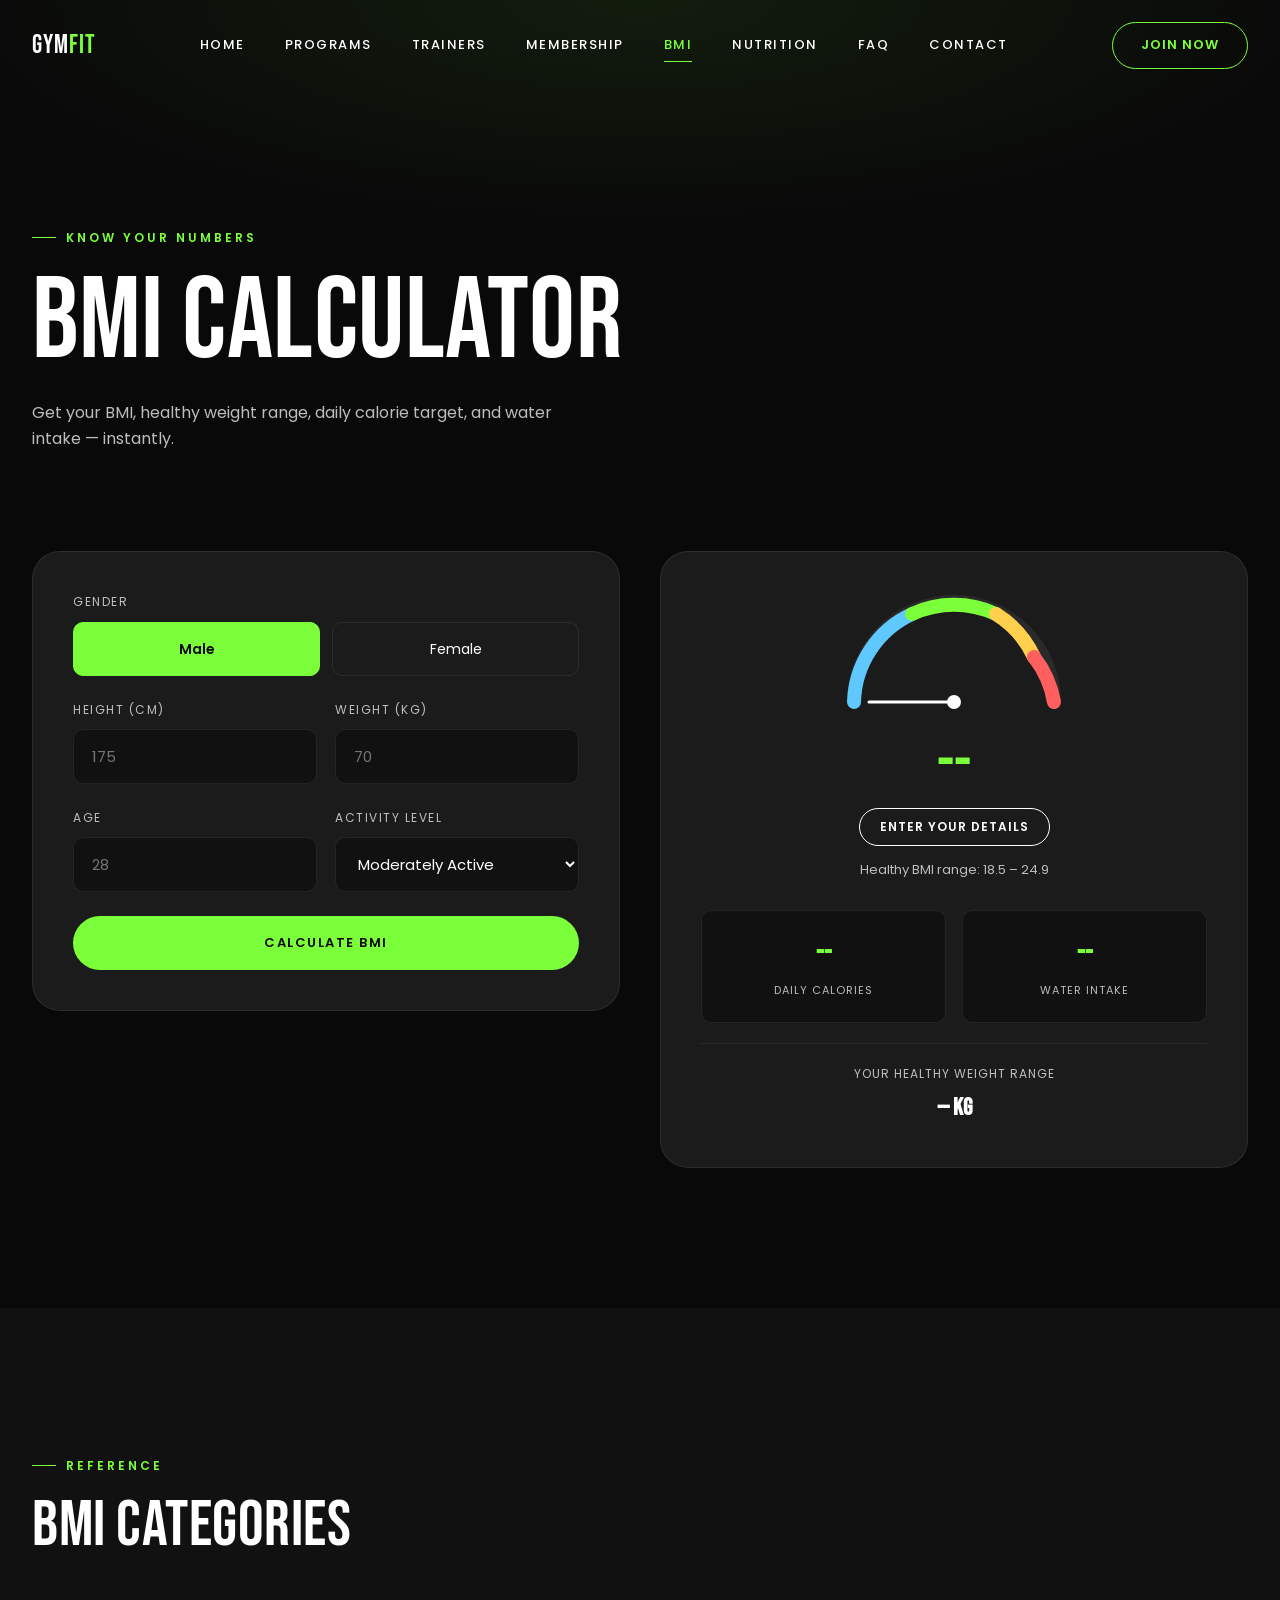
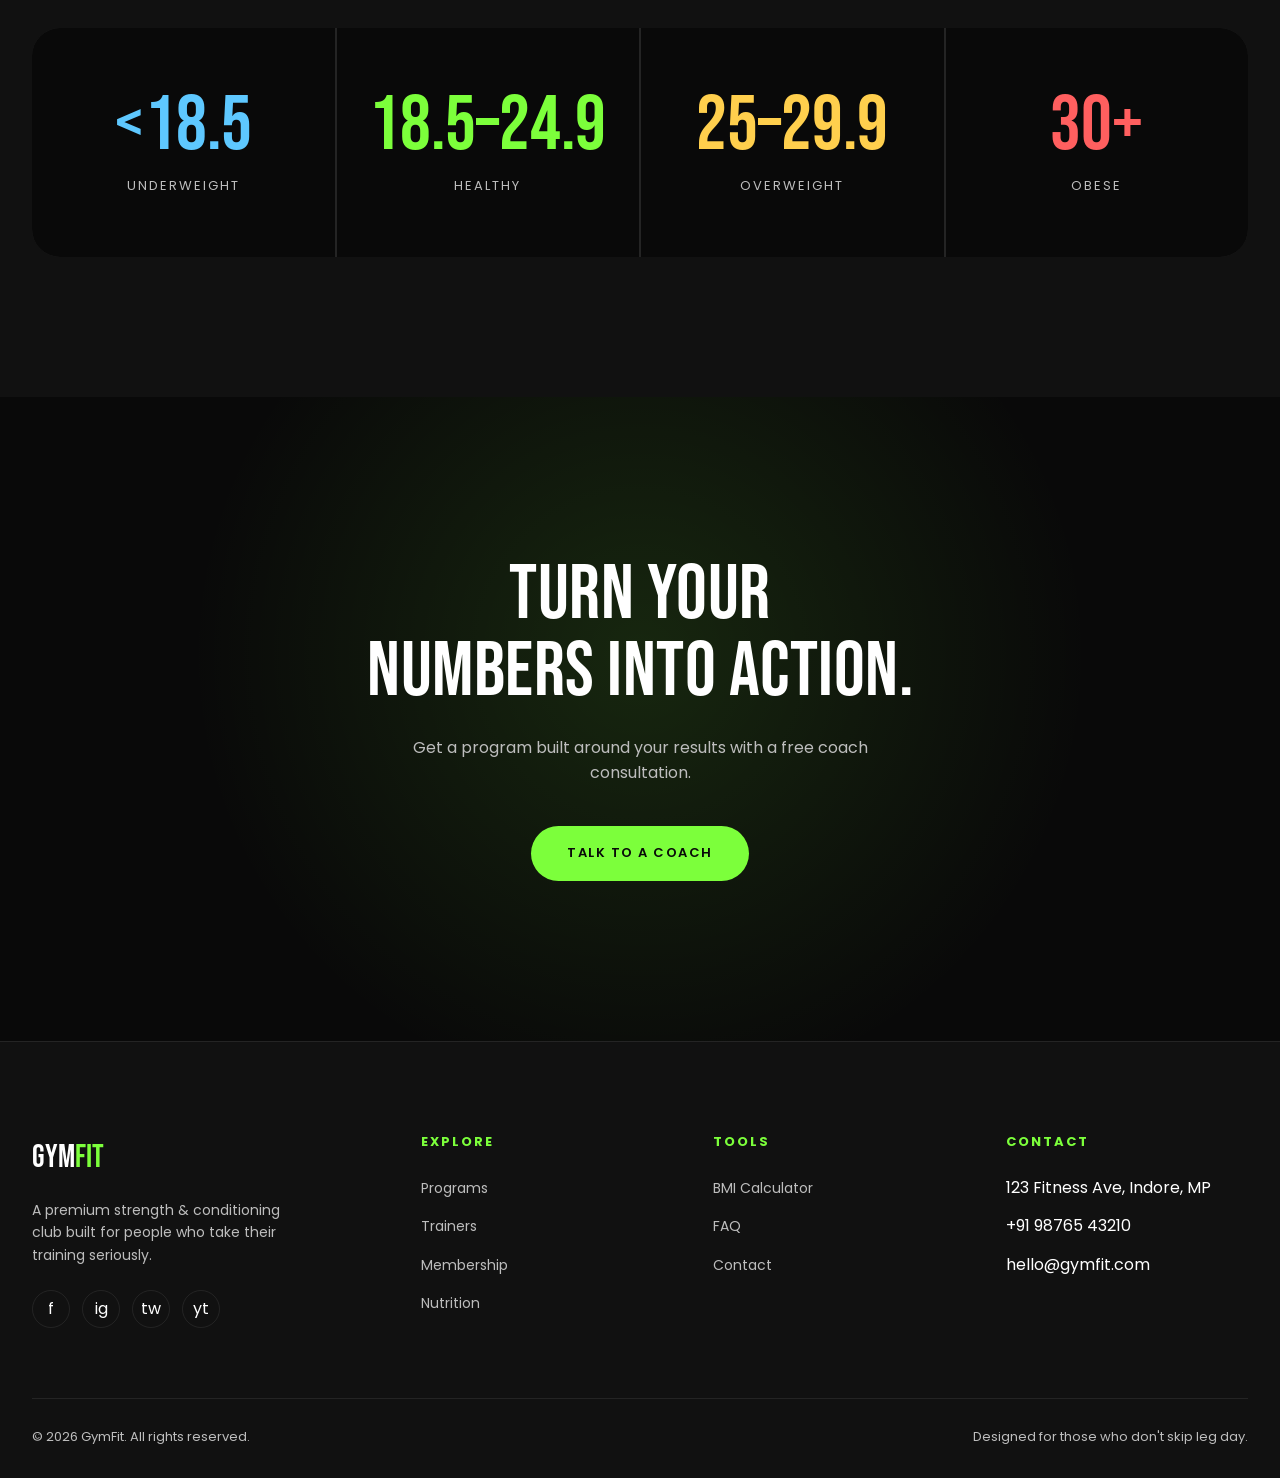
<file: bmi.html>
<!DOCTYPE html>
<html lang="en">
<head>
<meta charset="UTF-8">
<meta name="viewport" content="width=device-width, initial-scale=1.0">
<title>BMI Calculator | GymFit</title>
<link rel="stylesheet" href="css/style.css">
<link rel="stylesheet" href="css/responsive.css">
<style>
  .bmi-wrap{ display:grid; grid-template-columns:1fr 1fr; gap:40px; align-items:start; }
  .bmi-form-card{ background:var(--card); border:1px solid var(--border); border-radius:var(--radius-lg); padding:40px; }
  .form-group{ margin-bottom:24px; }
  .form-group label{ display:block; font-size:12px; letter-spacing:1.5px; text-transform:uppercase; color:var(--text-secondary); margin-bottom:10px; }
  .form-group input, .form-group select{
    width:100%; background:#111; border:1px solid var(--border); border-radius:var(--radius-sm);
    padding:15px 18px; color:var(--white); font-size:15px; transition:border-color .3s var(--ease);
  }
  .form-group input:focus, .form-group select:focus{ outline:none; border-color:var(--accent); }
  .gender-row{ display:flex; gap:12px; }
  .gender-opt{ flex:1; }
  .gender-opt input{ display:none; }
  .gender-opt label{
    display:flex; align-items:center; justify-content:center; padding:15px; border:1px solid var(--border);
    border-radius:var(--radius-sm); cursor:pointer; text-transform:none; letter-spacing:0; font-size:14px;
    margin:0; transition:all .3s var(--ease); color:var(--white);
  }
  .gender-opt input:checked + label{ background:var(--accent); color:#090909; border-color:var(--accent); font-weight:600; }
  .form-row-2{ display:grid; grid-template-columns:1fr 1fr; gap:18px; }

  .bmi-result-card{
    background:var(--card); border:1px solid var(--border); border-radius:var(--radius-lg); padding:40px;
    opacity:.4; transition:all .5s var(--ease); position:sticky; top:120px;
  }
  .bmi-result-card.show{ opacity:1; }
  .bmi-gauge{ position:relative; width:220px; height:120px; margin:0 auto 20px; }
  .bmi-gauge svg{ width:100%; height:100%; }
  .bmi-needle{ transform-origin:110px 110px; transition:transform 1s var(--ease); }
  .bmi-value-display{ text-align:center; }
  .bmi-value-display .num{ font-family:var(--font-head); font-size:64px; color:var(--accent); line-height:1; }
  .bmi-cat-badge{
    display:inline-block; margin-top:12px; padding:8px 20px; border-radius:100px; border:1px solid;
    font-size:12px; letter-spacing:1px; text-transform:uppercase; font-weight:600;
  }
  .bmi-range-note{ text-align:center; color:var(--text-secondary); font-size:13px; margin-top:14px; }
  .bmi-stats{ display:grid; grid-template-columns:1fr 1fr; gap:16px; margin-top:30px; }
  .bmi-stat{ background:#111; border:1px solid var(--border); border-radius:var(--radius-sm); padding:20px; text-align:center; }
  .bmi-stat b{ display:block; font-family:var(--font-head); font-size:28px; color:var(--accent); }
  .bmi-stat span{ color:var(--text-secondary); font-size:11px; letter-spacing:1px; text-transform:uppercase; }
  .bmi-healthy-range{ text-align:center; margin-top:20px; padding-top:20px; border-top:1px solid var(--border); }
  .bmi-healthy-range span{ color:var(--text-secondary); font-size:12px; letter-spacing:1px; text-transform:uppercase; display:block; margin-bottom:6px; }
  .bmi-healthy-range b{ font-family:var(--font-head); font-size:24px; color:var(--white); }

  .shake{ animation:shakeAnim .4s; }
  @keyframes shakeAnim{ 0%,100%{ transform:translateX(0); } 25%{ transform:translateX(-8px); } 75%{ transform:translateX(8px); } }

  @media (max-width:860px){ .bmi-wrap{ grid-template-columns:1fr; } .bmi-result-card{ position:static; } }
</style>
</head>
<body>
<div class="loader"><div class="loader-mark">GYMFIT</div><div class="loader-bar"></div></div>
<div class="scroll-progress"></div>

<header class="navbar">
  <div class="container nav-inner">
    <a href="index.html" class="logo">GYM<span>FIT</span></a>
    <nav class="nav-links">
      <a href="index.html">Home</a>
      <a href="programs.html">Programs</a>
      <a href="trainers.html">Trainers</a>
      <a href="membership.html">Membership</a>
      <a href="bmi.html">BMI</a>
      <a href="nutrition.html">Nutrition</a>
      <a href="faq.html">FAQ</a>
      <a href="contact.html">Contact</a>
    </nav>
    <a href="membership.html" class="nav-cta">Join Now</a>
    <div class="nav-toggle"><span></span><span></span><span></span></div>
  </div>
</header>

<section class="page-hero">
  <div class="container">
    <span class="eyebrow">Know Your Numbers</span>
    <h1>BMI Calculator</h1>
    <p>Get your BMI, healthy weight range, daily calorie target, and water intake — instantly.</p>
  </div>
</section>

<section class="section" style="padding-top:0;">
  <div class="container">
    <div class="bmi-wrap">
      <form id="bmi-form" class="bmi-form-card reveal">
        <div class="form-group">
          <label>Gender</label>
          <div class="gender-row">
            <div class="gender-opt">
              <input type="radio" id="male" name="gender" value="male" checked>
              <label for="male">Male</label>
            </div>
            <div class="gender-opt">
              <input type="radio" id="female" name="gender" value="female">
              <label for="female">Female</label>
            </div>
          </div>
        </div>
        <div class="form-row-2">
          <div class="form-group">
            <label>Height (cm)</label>
            <input type="number" id="height" placeholder="175" min="100" max="250" required>
          </div>
          <div class="form-group">
            <label>Weight (kg)</label>
            <input type="number" id="weight" placeholder="70" min="30" max="300" required>
          </div>
        </div>
        <div class="form-row-2">
          <div class="form-group">
            <label>Age</label>
            <input type="number" id="age" placeholder="28" min="10" max="100" required>
          </div>
          <div class="form-group">
            <label>Activity Level</label>
            <select id="activity">
              <option value="sedentary">Sedentary</option>
              <option value="light">Lightly Active</option>
              <option value="moderate" selected>Moderately Active</option>
              <option value="active">Very Active</option>
              <option value="athlete">Athlete</option>
            </select>
          </div>
        </div>
        <button type="submit" class="btn btn-primary" style="width:100%;">Calculate BMI</button>
      </form>

      <div id="bmi-result" class="bmi-result-card reveal">
        <div class="bmi-gauge">
          <svg viewBox="0 0 220 120">
            <path d="M 10 110 A 100 100 0 0 1 210 110" fill="none" stroke="#2a2a2a" stroke-width="14" stroke-linecap="round"/>
            <path d="M 10 110 A 100 100 0 0 1 68 22" fill="none" stroke="#5ec8ff" stroke-width="14" stroke-linecap="round"/>
            <path d="M 68 22 A 100 100 0 0 1 152 22" fill="none" stroke="#7CFF3B" stroke-width="14" stroke-linecap="round"/>
            <path d="M 152 22 A 100 100 0 0 1 190 65" fill="none" stroke="#ffcf4d" stroke-width="14" stroke-linecap="round"/>
            <path d="M 190 65 A 100 100 0 0 1 210 110" fill="none" stroke="#ff5f5f" stroke-width="14" stroke-linecap="round"/>
            <g id="bmi-needle" class="bmi-needle" style="transform:rotate(-90deg);">
              <line x1="110" y1="110" x2="110" y2="25" stroke="#ffffff" stroke-width="3" stroke-linecap="round"/>
              <circle cx="110" cy="110" r="7" fill="#ffffff"/>
            </g>
          </svg>
        </div>
        <div class="bmi-value-display">
          <div class="num" id="bmi-value">--</div>
          <div id="bmi-category" class="bmi-cat-badge">Enter your details</div>
          <div id="bmi-range" class="bmi-range-note">Healthy BMI range: 18.5 – 24.9</div>
        </div>
        <div class="bmi-stats">
          <div class="bmi-stat"><b id="bmi-calories">--</b><span>Daily Calories</span></div>
          <div class="bmi-stat"><b id="bmi-water">--</b><span>Water Intake</span></div>
        </div>
        <div class="bmi-healthy-range">
          <span>Your Healthy Weight Range</span>
          <b id="healthy-weight-range">-- kg</b>
        </div>
      </div>
    </div>
  </div>
</section>

<section class="section alt">
  <div class="container">
    <div class="section-head reveal"><div><span class="eyebrow">Reference</span><h2>BMI Categories</h2></div></div>
    <div class="counters reveal-stagger">
      <div class="counter-item"><div class="counter-num" style="color:#5ec8ff;">&lt;18.5</div><div class="counter-label">Underweight</div></div>
      <div class="counter-item"><div class="counter-num" style="color:#7CFF3B;">18.5–24.9</div><div class="counter-label">Healthy</div></div>
      <div class="counter-item"><div class="counter-num" style="color:#ffcf4d;">25–29.9</div><div class="counter-label">Overweight</div></div>
      <div class="counter-item"><div class="counter-num" style="color:#ff5f5f;">30+</div><div class="counter-label">Obese</div></div>
    </div>
  </div>
</section>

<section class="join-cta">
  <div class="container reveal">
    <h2 style="font-size:clamp(38px,6vw,80px);">TURN YOUR<br>NUMBERS INTO ACTION.</h2>
    <p>Get a program built around your results with a free coach consultation.</p>
    <a href="contact.html" class="btn btn-primary">Talk to a Coach</a>
  </div>
</section>

<footer class="footer">
  <div class="container">
    <div class="footer-grid">
      <div>
        <div class="footer-logo">GYM<span>FIT</span></div>
        <p class="footer-about">A premium strength & conditioning club built for people who take their training seriously.</p>
        <div class="footer-social"><a href="#">f</a><a href="#">ig</a><a href="#">tw</a><a href="#">yt</a></div>
      </div>
      <div class="footer-col"><h5>Explore</h5><ul><li><a href="programs.html">Programs</a></li><li><a href="trainers.html">Trainers</a></li><li><a href="membership.html">Membership</a></li><li><a href="nutrition.html">Nutrition</a></li></ul></div>
      <div class="footer-col"><h5>Tools</h5><ul><li><a href="bmi.html">BMI Calculator</a></li><li><a href="faq.html">FAQ</a></li><li><a href="contact.html">Contact</a></li></ul></div>
      <div class="footer-col"><h5>Contact</h5><ul><li>123 Fitness Ave, Indore, MP</li><li>+91 98765 43210</li><li>hello@gymfit.com</li></ul></div>
    </div>
    <div class="footer-bottom"><span>© 2026 GymFit. All rights reserved.</span><span>Designed for those who don't skip leg day.</span></div>
  </div>
</footer>

<div class="back-top">↑</div>
<script src="js/script.js"></script>
<script src="js/bmi.js"></script>
</body>
</html>
</file>
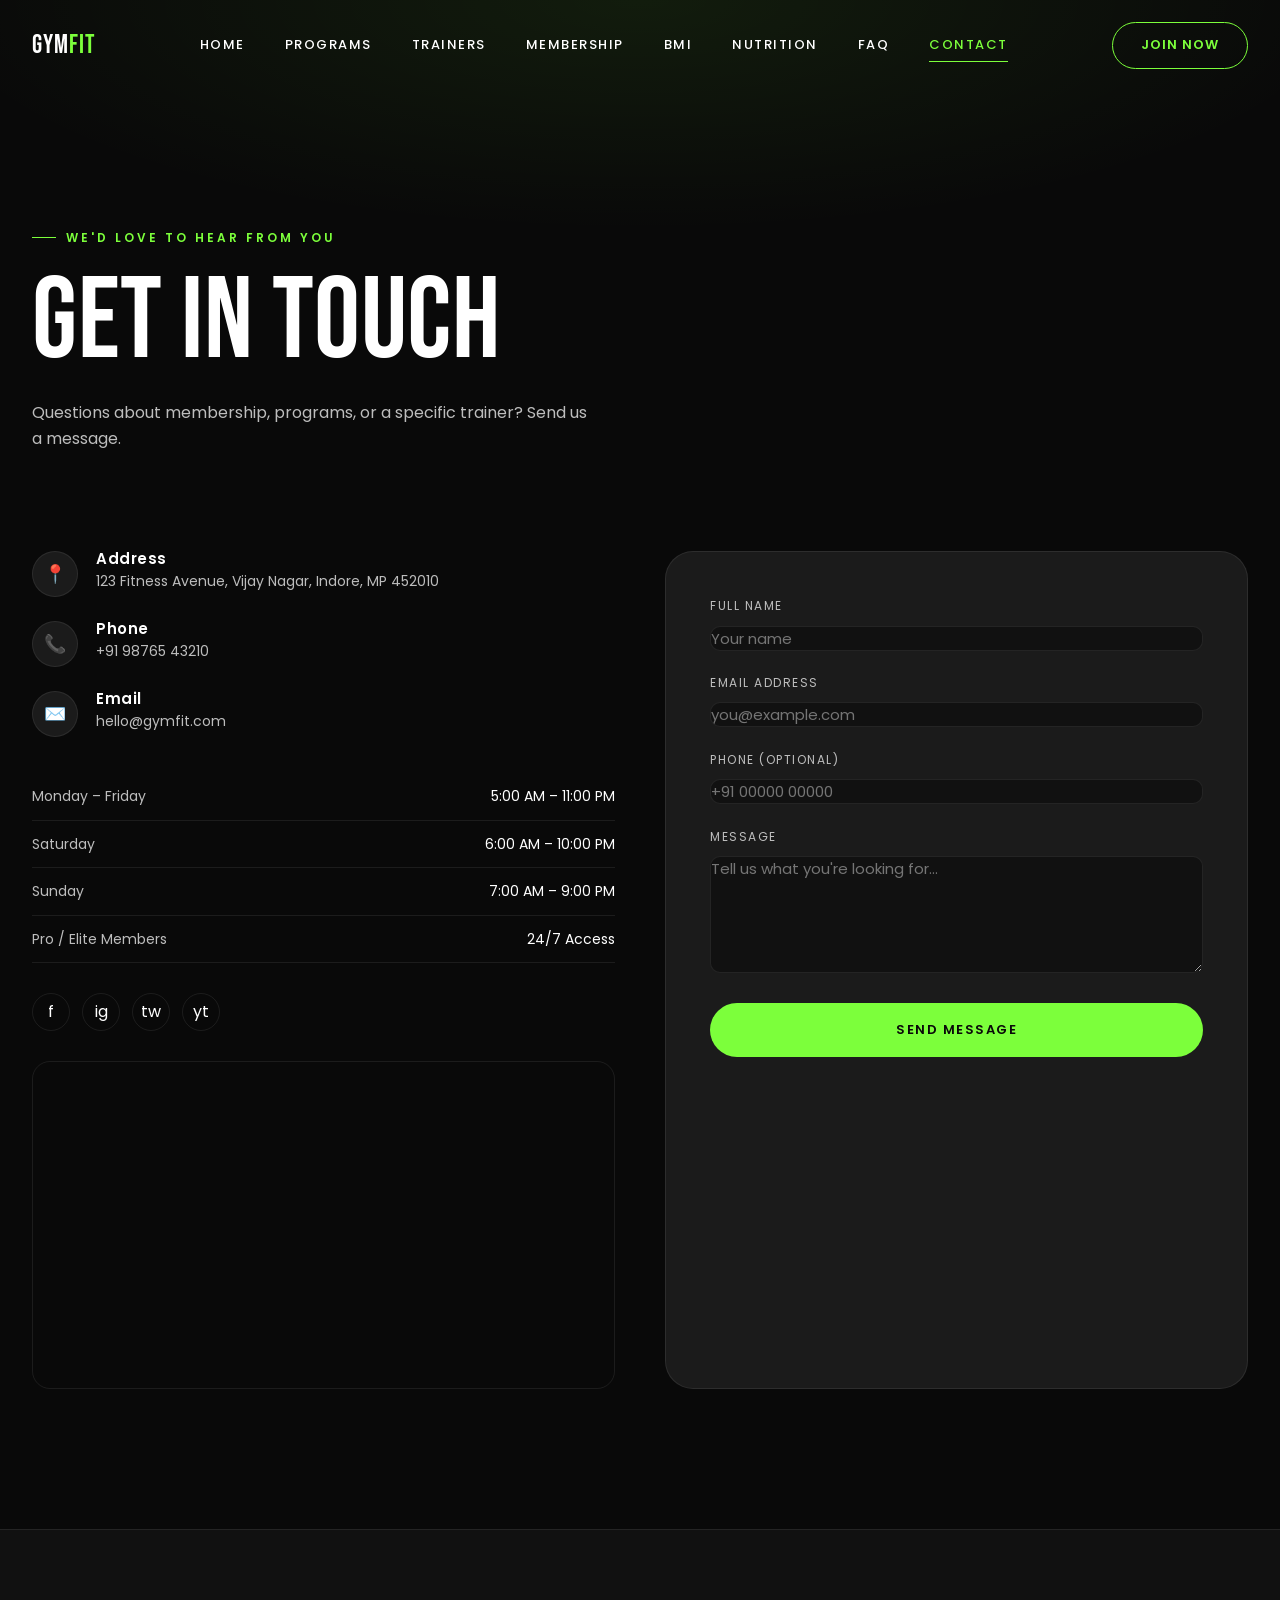
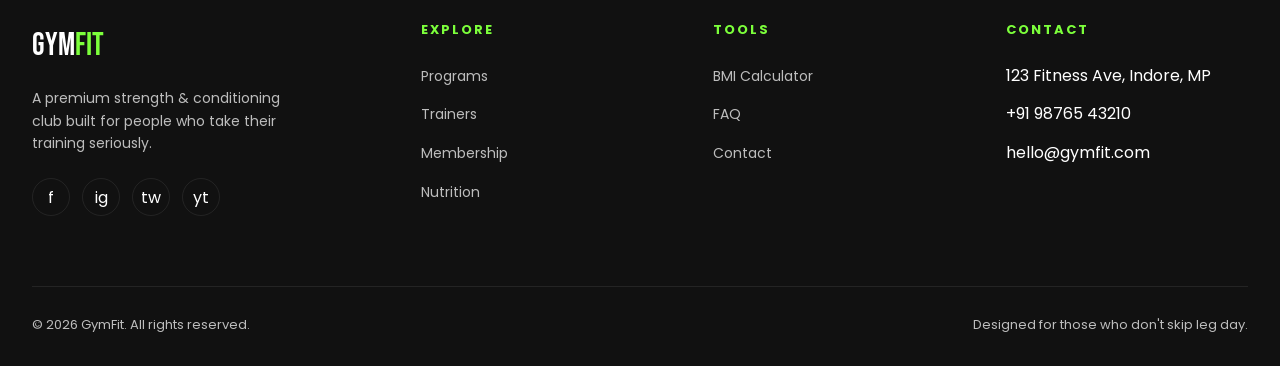
<file: contact.html>
<!DOCTYPE html>
<html lang="en">
<head>
<meta charset="UTF-8">
<meta name="viewport" content="width=device-width, initial-scale=1.0">
<title>Contact | GymFit</title>
<link rel="stylesheet" href="css/style.css">
<link rel="stylesheet" href="css/responsive.css">
<style>
  .contact-wrap{ display:grid; grid-template-columns:1fr 1fr; gap:50px; }
  .contact-form-card{ background:var(--card); border:1px solid var(--border); border-radius:var(--radius-lg); padding:44px; }
  .form-group{ margin-bottom:22px; position:relative; }
  .form-group label{ display:block; font-size:12px; letter-spacing:1.5px; text-transform:uppercase; color:var(--text-secondary); margin-bottom:10px; }
  .form-group input, .form-group textarea{
    width:100%; background:#111; border:1px solid var(--border); border-radius:var(--radius-sm);
<<<<<<< HEAD
    padding:15px 18px; color:var(--white); font-size:16px; transition:border-color .3s var(--ease); resize:vertical;
=======
    padding:15px 18px; color:var(--white); font-size:15px; transition:border-color .3s var(--ease); resize:vertical;
>>>>>>> 9cf405b797351922914b5cfdfef4da68e3b542da
  }
  .form-group input:focus, .form-group textarea:focus{ outline:none; border-color:var(--accent); }
  .form-group input.invalid, .form-group textarea.invalid{ border-color:#ff5f5f; }
  .field-error{ display:none; color:#ff5f5f; font-size:12px; margin-top:6px; }
  .form-success{
    display:none; background:rgba(124,255,59,.1); border:1px solid rgba(124,255,59,.4); border-radius:var(--radius-sm);
    padding:14px 18px; color:var(--accent); font-size:14px; margin-bottom:20px;
  }
  .form-success.show{ display:block; }

  .info-list{ display:flex; flex-direction:column; gap:24px; margin-bottom:36px; }
  .info-row{ display:flex; gap:18px; align-items:flex-start; }
  .info-icon{ width:46px; height:46px; border-radius:50%; background:var(--card); border:1px solid var(--border); display:flex; align-items:center; justify-content:center; flex-shrink:0; color:var(--accent); font-size:18px; }
  .info-row h4{ font-family:var(--font-body); font-weight:600; font-size:15px; margin-bottom:4px; }
  .info-row p{ color:var(--text-secondary); font-size:14px; }

  .hours-table{ width:100%; border-collapse:collapse; margin-bottom:30px; }
  .hours-table td{ padding:12px 0; border-bottom:1px solid var(--border); font-size:14px; color:var(--text-secondary); }
  .hours-table td:last-child{ text-align:right; color:var(--white); }

  .map-embed{ border-radius:var(--radius-md); overflow:hidden; border:1px solid var(--border); aspect-ratio:16/9; }
  .map-embed iframe{ width:100%; height:100%; border:0; filter:grayscale(1) invert(.92) contrast(.9); }

  @media (max-width:860px){ .contact-wrap{ grid-template-columns:1fr; } }
</style>
</head>
<body>
<div class="loader"><div class="loader-mark">GYMFIT</div><div class="loader-bar"></div></div>
<div class="scroll-progress"></div>

<header class="navbar">
  <div class="container nav-inner">
    <a href="index.html" class="logo">GYM<span>FIT</span></a>
    <nav class="nav-links">
      <a href="index.html">Home</a>
      <a href="programs.html">Programs</a>
      <a href="trainers.html">Trainers</a>
      <a href="membership.html">Membership</a>
      <a href="bmi.html">BMI</a>
      <a href="nutrition.html">Nutrition</a>
      <a href="faq.html">FAQ</a>
      <a href="contact.html">Contact</a>
    </nav>
    <a href="membership.html" class="nav-cta">Join Now</a>
    <div class="nav-toggle"><span></span><span></span><span></span></div>
  </div>
</header>

<section class="page-hero">
  <div class="container">
    <span class="eyebrow">We'd Love To Hear From You</span>
    <h1>Get In Touch</h1>
    <p>Questions about membership, programs, or a specific trainer? Send us a message.</p>
  </div>
</section>

<section class="section" style="padding-top:0;">
  <div class="container contact-wrap">
    <div class="reveal">
      <div class="info-list">
        <div class="info-row">
          <div class="info-icon">📍</div>
          <div><h4>Address</h4><p>123 Fitness Avenue, Vijay Nagar, Indore, MP 452010</p></div>
        </div>
        <div class="info-row">
          <div class="info-icon">📞</div>
          <div><h4>Phone</h4><p>+91 98765 43210</p></div>
        </div>
        <div class="info-row">
          <div class="info-icon">✉️</div>
          <div><h4>Email</h4><p>hello@gymfit.com</p></div>
        </div>
      </div>

      <table class="hours-table">
        <tr><td>Monday – Friday</td><td>5:00 AM – 11:00 PM</td></tr>
        <tr><td>Saturday</td><td>6:00 AM – 10:00 PM</td></tr>
        <tr><td>Sunday</td><td>7:00 AM – 9:00 PM</td></tr>
        <tr><td>Pro / Elite Members</td><td>24/7 Access</td></tr>
      </table>

      <div class="footer-social">
        <a href="#">f</a><a href="#">ig</a><a href="#">tw</a><a href="#">yt</a>
      </div>

      <div class="map-embed" style="margin-top:30px;">
        <iframe src="https://www.openstreetmap.org/export/embed.html?bbox=75.85%2C22.68%2C75.92%2C22.75&layer=mapnik" loading="lazy" title="GymFit location map"></iframe>
      </div>
    </div>

    <form id="contact-form" class="contact-form-card reveal">
      <div id="form-success" class="form-success">Thanks — your message has been sent. We'll get back to you within 24 hours.</div>
      <div class="form-group">
        <label>Full Name</label>
        <input type="text" id="c-name" placeholder="Your name">
        <div class="field-error">Please enter your full name.</div>
      </div>
      <div class="form-group">
        <label>Email Address</label>
        <input type="email" id="c-email" placeholder="you@example.com">
        <div class="field-error">Please enter a valid email address.</div>
      </div>
      <div class="form-group">
        <label>Phone (optional)</label>
        <input type="tel" id="c-phone" placeholder="+91 00000 00000">
        <div class="field-error">Please enter a valid phone number.</div>
      </div>
      <div class="form-group">
        <label>Message</label>
        <textarea id="c-message" rows="5" placeholder="Tell us what you're looking for..."></textarea>
        <div class="field-error">Message should be at least 10 characters.</div>
      </div>
      <button type="submit" class="btn btn-primary" style="width:100%;">Send Message</button>
    </form>
  </div>
</section>

<footer class="footer">
  <div class="container">
    <div class="footer-grid">
      <div>
        <div class="footer-logo">GYM<span>FIT</span></div>
        <p class="footer-about">A premium strength & conditioning club built for people who take their training seriously.</p>
        <div class="footer-social"><a href="#">f</a><a href="#">ig</a><a href="#">tw</a><a href="#">yt</a></div>
      </div>
      <div class="footer-col"><h5>Explore</h5><ul><li><a href="programs.html">Programs</a></li><li><a href="trainers.html">Trainers</a></li><li><a href="membership.html">Membership</a></li><li><a href="nutrition.html">Nutrition</a></li></ul></div>
      <div class="footer-col"><h5>Tools</h5><ul><li><a href="bmi.html">BMI Calculator</a></li><li><a href="faq.html">FAQ</a></li><li><a href="contact.html">Contact</a></li></ul></div>
      <div class="footer-col"><h5>Contact</h5><ul><li>123 Fitness Ave, Indore, MP</li><li>+91 98765 43210</li><li>hello@gymfit.com</li></ul></div>
    </div>
    <div class="footer-bottom"><span>© 2026 GymFit. All rights reserved.</span><span>Designed for those who don't skip leg day.</span></div>
  </div>
</footer>

<div class="back-top">↑</div>
<script src="js/script.js"></script>
<script src="js/contact.js"></script>
</body>
</html>
</file>
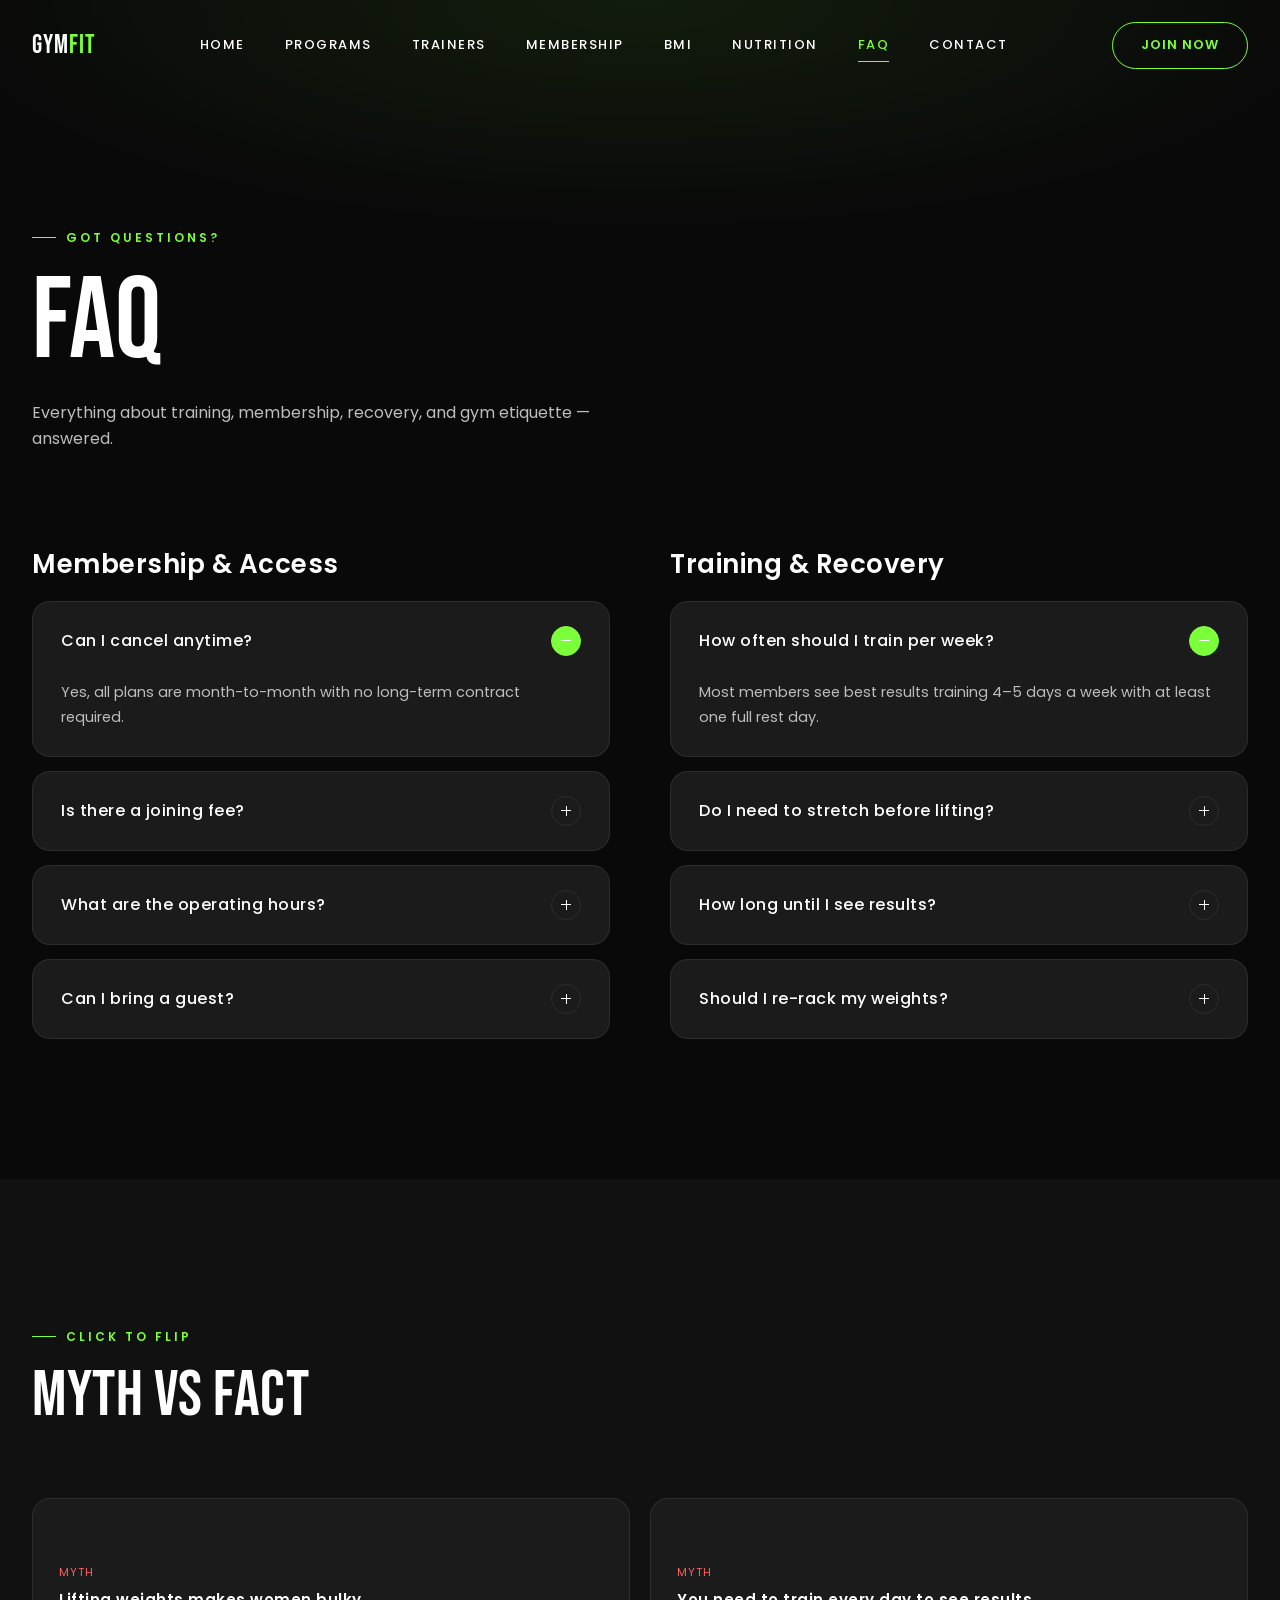
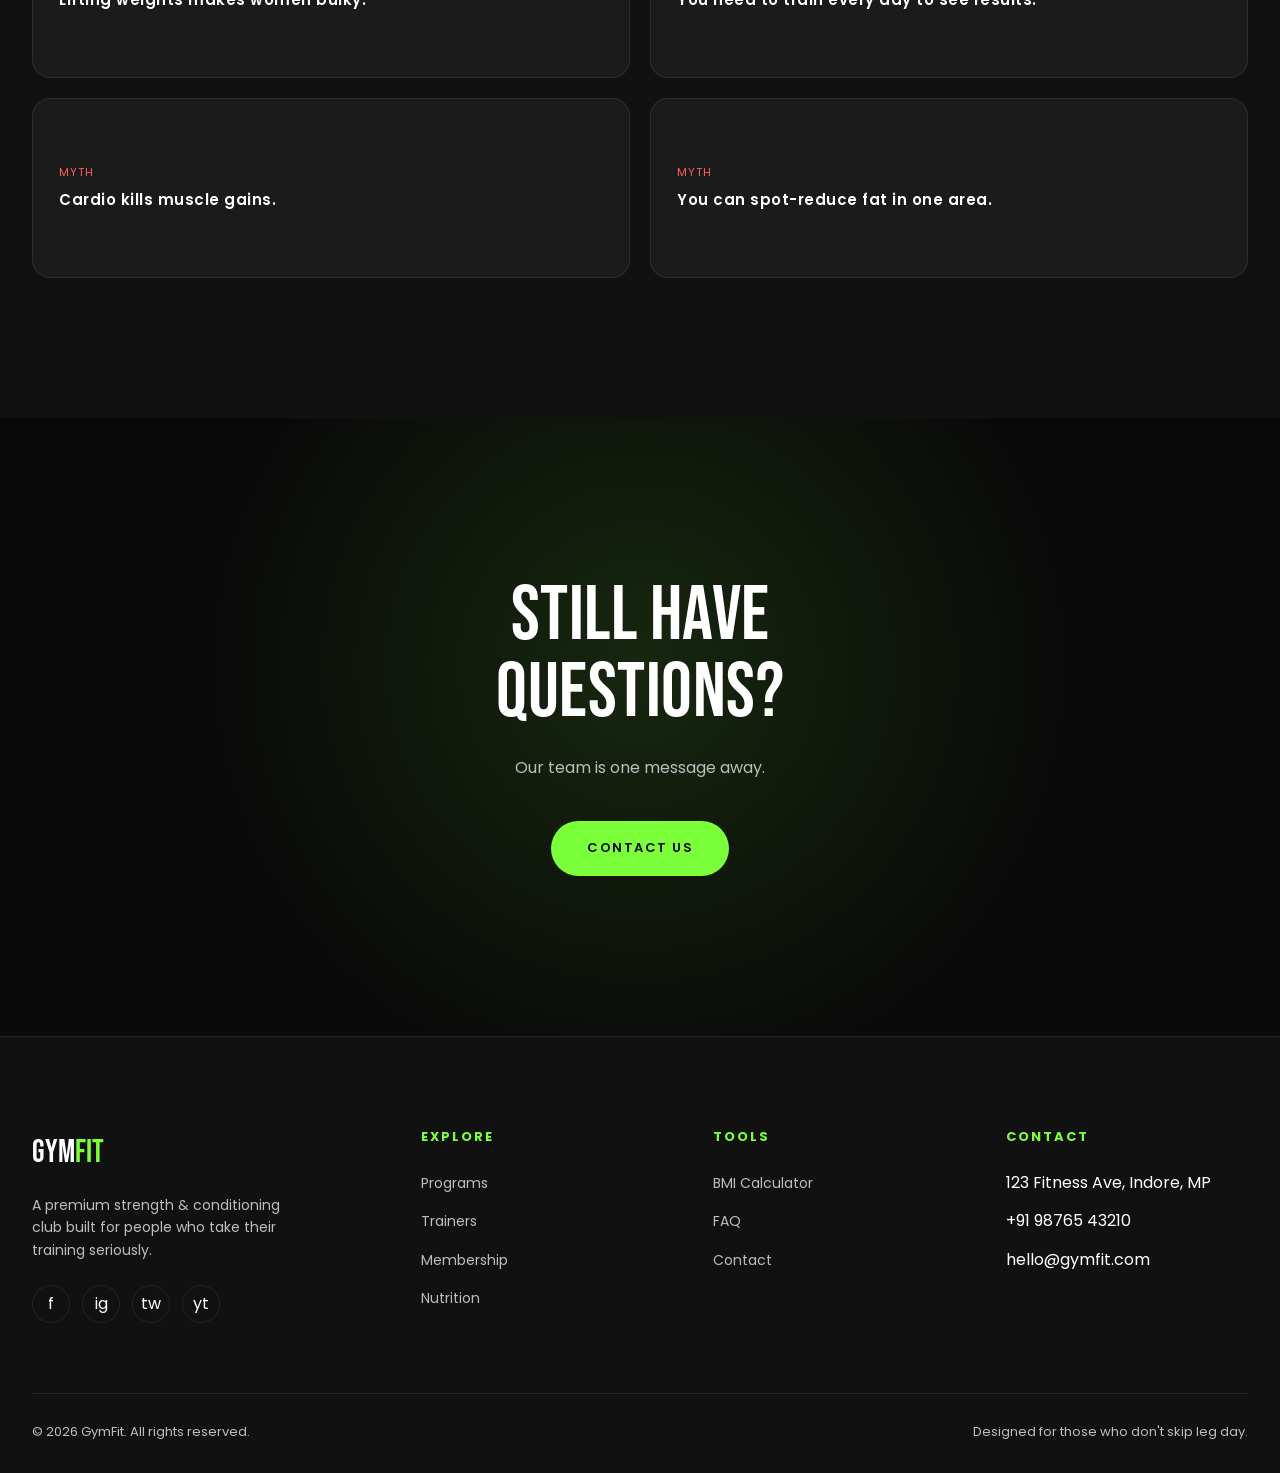
<file: faq.html>
<!DOCTYPE html>
<html lang="en">
<head>
<meta charset="UTF-8">
<meta name="viewport" content="width=device-width, initial-scale=1.0">
<title>FAQ | GymFit</title>
<link rel="stylesheet" href="css/style.css">
<link rel="stylesheet" href="css/responsive.css">
<style>
  .faq-cols{ display:grid; grid-template-columns:1fr 1fr; gap:60px; }
  .flip-grid{ display:grid; grid-template-columns:repeat(2,1fr); gap:20px; }
  .flip-card{ perspective:1200px; height:180px; cursor:pointer; }
  .flip-card-inner{ position:relative; width:100%; height:100%; transition:transform .6s var(--ease); transform-style:preserve-3d; }
  .flip-card.flipped .flip-card-inner{ transform:rotateY(180deg); }
  .flip-face{ position:absolute; inset:0; backface-visibility:hidden; border-radius:var(--radius-md); border:1px solid var(--border); padding:26px; display:flex; flex-direction:column; justify-content:center; }
  .flip-front{ background:var(--card); }
  .flip-front span{ font-size:11px; letter-spacing:1px; text-transform:uppercase; color:#ff5f5f; margin-bottom:8px; }
  .flip-back{ background:linear-gradient(160deg,#161f10,var(--card)); transform:rotateY(180deg); border-color:rgba(124,255,59,.3); }
  .flip-back span{ font-size:11px; letter-spacing:1px; text-transform:uppercase; color:var(--accent); margin-bottom:8px; }
  .flip-face h4{ font-family:var(--font-body); font-weight:600; font-size:15px; line-height:1.5; }
  @media (max-width:860px){ .faq-cols{ grid-template-columns:1fr; } .flip-grid{ grid-template-columns:1fr; } }
</style>
</head>
<body>
<div class="loader"><div class="loader-mark">GYMFIT</div><div class="loader-bar"></div></div>
<div class="scroll-progress"></div>

<header class="navbar">
  <div class="container nav-inner">
    <a href="index.html" class="logo">GYM<span>FIT</span></a>
    <nav class="nav-links">
      <a href="index.html">Home</a>
      <a href="programs.html">Programs</a>
      <a href="trainers.html">Trainers</a>
      <a href="membership.html">Membership</a>
      <a href="bmi.html">BMI</a>
      <a href="nutrition.html">Nutrition</a>
      <a href="faq.html">FAQ</a>
      <a href="contact.html">Contact</a>
    </nav>
    <a href="membership.html" class="nav-cta">Join Now</a>
    <div class="nav-toggle"><span></span><span></span><span></span></div>
  </div>
</header>

<section class="page-hero">
  <div class="container">
    <span class="eyebrow">Got Questions?</span>
    <h1>FAQ</h1>
    <p>Everything about training, membership, recovery, and gym etiquette — answered.</p>
  </div>
</section>

<section class="section" style="padding-top:0;">
  <div class="container faq-cols">
    <div>
      <h3 style="font-size:26px;font-family:var(--font-body);font-weight:600;margin-bottom:24px;">Membership & Access</h3>
      <div class="accordion reveal">
        <div class="acc-item open">
          <div class="acc-head"><h4>Can I cancel anytime?</h4><div class="acc-icon"></div></div>
          <div class="acc-body" style="max-height:200px;"><div class="acc-body-in">Yes, all plans are month-to-month with no long-term contract required.</div></div>
        </div>
        <div class="acc-item">
          <div class="acc-head"><h4>Is there a joining fee?</h4><div class="acc-icon"></div></div>
          <div class="acc-body"><div class="acc-body-in">No joining fee for Elite and Pro plans. Basic has a one-time ₹500 setup fee.</div></div>
        </div>
        <div class="acc-item">
          <div class="acc-head"><h4>What are the operating hours?</h4><div class="acc-icon"></div></div>
          <div class="acc-body"><div class="acc-body-in">Pro and Elite members get 24/7 access. Basic members can train 5am–11pm daily.</div></div>
        </div>
        <div class="acc-item">
          <div class="acc-head"><h4>Can I bring a guest?</h4><div class="acc-icon"></div></div>
          <div class="acc-body"><div class="acc-body-in">Pro members get 2 guest passes per month. Other plans can purchase day passes at the front desk.</div></div>
        </div>
      </div>
    </div>
    <div>
      <h3 style="font-size:26px;font-family:var(--font-body);font-weight:600;margin-bottom:24px;">Training & Recovery</h3>
      <div class="accordion reveal">
        <div class="acc-item open">
          <div class="acc-head"><h4>How often should I train per week?</h4><div class="acc-icon"></div></div>
          <div class="acc-body" style="max-height:200px;"><div class="acc-body-in">Most members see best results training 4–5 days a week with at least one full rest day.</div></div>
        </div>
        <div class="acc-item">
          <div class="acc-head"><h4>Do I need to stretch before lifting?</h4><div class="acc-icon"></div></div>
          <div class="acc-body"><div class="acc-body-in">Dynamic warm-ups before, static stretching after — this reduces injury risk and improves range of motion.</div></div>
        </div>
        <div class="acc-item">
          <div class="acc-head"><h4>How long until I see results?</h4><div class="acc-icon"></div></div>
          <div class="acc-body"><div class="acc-body-in">Most members notice strength gains within 3–4 weeks and visible changes within 8–12 weeks, consistency depending.</div></div>
        </div>
        <div class="acc-item">
          <div class="acc-head"><h4>Should I re-rack my weights?</h4><div class="acc-icon"></div></div>
          <div class="acc-body"><div class="acc-body-in">Always. Re-racking weights is standard gym etiquette and keeps the floor safe for everyone.</div></div>
        </div>
      </div>
    </div>
  </div>
</section>

<section class="section alt">
  <div class="container">
    <div class="section-head reveal"><div><span class="eyebrow">Click To Flip</span><h2>Myth vs Fact</h2></div></div>
    <div class="flip-grid reveal-stagger">
      <div class="flip-card">
        <div class="flip-card-inner">
          <div class="flip-face flip-front"><span>Myth</span><h4>Lifting weights makes women bulky.</h4></div>
          <div class="flip-face flip-back"><span>Fact</span><h4>Building visible bulk requires specific high-volume training and surplus eating — strength training alone leads to lean, toned muscle.</h4></div>
        </div>
      </div>
      <div class="flip-card">
        <div class="flip-card-inner">
          <div class="flip-face flip-front"><span>Myth</span><h4>You need to train every day to see results.</h4></div>
          <div class="flip-face flip-back"><span>Fact</span><h4>Rest days are when muscle actually repairs and grows — 4–5 quality sessions beat 7 exhausted ones.</h4></div>
        </div>
      </div>
      <div class="flip-card">
        <div class="flip-card-inner">
          <div class="flip-face flip-front"><span>Myth</span><h4>Cardio kills muscle gains.</h4></div>
          <div class="flip-face flip-back"><span>Fact</span><h4>Moderate cardio supports recovery and heart health without meaningfully affecting muscle growth when protein intake is sufficient.</h4></div>
        </div>
      </div>
      <div class="flip-card">
        <div class="flip-card-inner">
          <div class="flip-face flip-front"><span>Myth</span><h4>You can spot-reduce fat in one area.</h4></div>
          <div class="flip-face flip-back"><span>Fact</span><h4>Fat loss happens across the whole body based on genetics and overall calorie deficit — not from targeting one muscle group.</h4></div>
        </div>
      </div>
    </div>
  </div>
</section>

<section class="join-cta">
  <div class="container reveal">
    <h2 style="font-size:clamp(38px,6vw,80px);">STILL HAVE<br>QUESTIONS?</h2>
    <p>Our team is one message away.</p>
    <a href="contact.html" class="btn btn-primary">Contact Us</a>
  </div>
</section>

<footer class="footer">
  <div class="container">
    <div class="footer-grid">
      <div>
        <div class="footer-logo">GYM<span>FIT</span></div>
        <p class="footer-about">A premium strength & conditioning club built for people who take their training seriously.</p>
        <div class="footer-social"><a href="#">f</a><a href="#">ig</a><a href="#">tw</a><a href="#">yt</a></div>
      </div>
      <div class="footer-col"><h5>Explore</h5><ul><li><a href="programs.html">Programs</a></li><li><a href="trainers.html">Trainers</a></li><li><a href="membership.html">Membership</a></li><li><a href="nutrition.html">Nutrition</a></li></ul></div>
      <div class="footer-col"><h5>Tools</h5><ul><li><a href="bmi.html">BMI Calculator</a></li><li><a href="faq.html">FAQ</a></li><li><a href="contact.html">Contact</a></li></ul></div>
      <div class="footer-col"><h5>Contact</h5><ul><li>123 Fitness Ave, Indore, MP</li><li>+91 98765 43210</li><li>hello@gymfit.com</li></ul></div>
    </div>
    <div class="footer-bottom"><span>© 2026 GymFit. All rights reserved.</span><span>Designed for those who don't skip leg day.</span></div>
  </div>
</footer>

<div class="back-top">↑</div>
<script src="js/script.js"></script>
</body>
</html>
</file>
<file: css/style.css>
/* =========================================================
   GYMFIT — CORE STYLESHEET
   Premium dark fitness experience
   ========================================================= */

@import url('https://fonts.googleapis.com/css2?family=Bebas+Neue&family=Poppins:wght@300;400;500;600;700;800&display=swap');

:root{
  --bg: #090909;
  --section: #111111;
  --card: #1B1B1B;
  --card-hover: #212121;
  --accent: #7CFF3B;
  --accent-dim: rgba(124,255,59,.14);
  --white: #ffffff;
  --text-secondary: #BDBDBD;
  --border: rgba(255,255,255,.08);

  --font-head: 'Bebas Neue', sans-serif;
  --font-body: 'Poppins', sans-serif;

  --radius-lg: 28px;
  --radius-md: 18px;
  --radius-sm: 10px;

  --ease: cubic-bezier(.16,.84,.44,1);
  --container: 1280px;
}

*,*::before,*::after{ box-sizing:border-box; margin:0; padding:0; }
html{ scroll-behavior:smooth; }
html,body{ background:var(--bg); overflow-x:hidden; }

body{
  font-family:var(--font-body);
  color:var(--white);
  font-weight:400;
  line-height:1.6;
  -webkit-font-smoothing:antialiased;
}

img{ max-width:100%; display:block; }
a{ color:inherit; text-decoration:none; }
ul{ list-style:none; }
button{ font-family:inherit; cursor:pointer; border:none; background:none; color:inherit; }
input,select,textarea{ font-family:inherit; }

.container{ width:100%; max-width:var(--container); margin:0 auto; padding:0 32px; }

h1,h2,h3,h4{ font-family:var(--font-head); letter-spacing:.5px; font-weight:400; line-height:1; }

.eyebrow{
  display:inline-flex; align-items:center; gap:10px;
  font-size:12px; letter-spacing:3px; text-transform:uppercase;
  color:var(--accent); font-weight:600; margin-bottom:18px;
}
.eyebrow::before{
  content:''; width:24px; height:1px; background:var(--accent);
}

.section-tag{ color:var(--text-secondary); font-size:15px; max-width:520px; margin-top:14px; }

/* ============ SCROLL PROGRESS ============ */
.scroll-progress{
  position:fixed; top:0; left:0; height:3px; width:0%;
  background:linear-gradient(90deg,var(--accent),#c8ff9a);
  z-index:9999; transition:width .05s linear;
}

/* ============ LOADER ============ */
.loader{
  position:fixed; inset:0; z-index:99999; background:var(--bg);
  display:flex; align-items:center; justify-content:center; flex-direction:column; gap:20px;
  transition:opacity .6s var(--ease), visibility .6s var(--ease);
}
.loader.hidden{ opacity:0; visibility:hidden; pointer-events:none; }
.loader-mark{ font-family:var(--font-head); font-size:14vw; line-height:.9; color:var(--white); letter-spacing:2px; overflow:hidden; }
.loader-bar{ width:220px; height:2px; background:var(--border); position:relative; overflow:hidden; border-radius:2px; }
.loader-bar::after{
  content:''; position:absolute; left:-40%; top:0; height:100%; width:40%;
  background:var(--accent); animation:loaderSlide 1.1s ease-in-out infinite;
}
@keyframes loaderSlide{
  0%{ left:-40%; } 50%{ left:60%; } 100%{ left:100%; }
}

/* ============ NAVBAR ============ */
.navbar{
  position:fixed; top:0; left:0; width:100%; z-index:1000;
  padding:22px 0; transition:all .4s var(--ease);
}
.navbar.scrolled{
  padding:14px 0;
  background:rgba(9,9,9,.6);
  backdrop-filter:blur(18px) saturate(160%);
  -webkit-backdrop-filter:blur(18px) saturate(160%);
  border-bottom:1px solid var(--border);
}
.nav-inner{ display:flex; align-items:center; justify-content:space-between; }
.logo{ font-family:var(--font-head); font-size:26px; letter-spacing:1px; }
.logo span{ color:var(--accent); }
.nav-links{ display:flex; gap:40px; align-items:center; }
.nav-links a{
  font-size:13px; letter-spacing:1.5px; text-transform:uppercase; font-weight:500;
  color:var(--white); position:relative; padding:6px 0;
}
.nav-links a::after{
  content:''; position:absolute; left:0; bottom:0; width:0; height:1px; background:var(--accent);
  transition:width .35s var(--ease);
}
.nav-links a:hover::after, .nav-links a.active::after{ width:100%; }
.nav-links a.active{ color:var(--accent); }
.nav-cta{
  padding:12px 28px; border:1px solid var(--accent); border-radius:100px; font-size:13px;
  letter-spacing:1px; text-transform:uppercase; font-weight:600; color:var(--accent);
  transition:all .35s var(--ease); position:relative; overflow:hidden;
}
.nav-cta:hover{ background:var(--accent); color:#090909; box-shadow:0 0 30px var(--accent-dim), 0 0 60px rgba(124,255,59,.25); }

.nav-toggle{ display:none; flex-direction:column; gap:5px; z-index:1001; }
.nav-toggle span{ width:26px; height:2px; background:var(--white); transition:all .3s var(--ease); }

/* ============ BUTTONS ============ */
.btn{
  display:inline-flex; align-items:center; justify-content:center; gap:10px;
  padding:17px 36px; border-radius:100px; font-size:13px; letter-spacing:1.5px;
  text-transform:uppercase; font-weight:600; position:relative; overflow:hidden;
  transition:transform .35s var(--ease), box-shadow .35s var(--ease);
}
.btn-primary{ background:var(--accent); color:#090909; }
.btn-primary:hover{ transform:translateY(-3px); box-shadow:0 10px 40px rgba(124,255,59,.35); }
.btn-outline{ border:1px solid rgba(255,255,255,.25); color:var(--white); }
.btn-outline:hover{ border-color:var(--accent); color:var(--accent); transform:translateY(-3px); }

.ripple{ position:absolute; border-radius:50%; background:rgba(255,255,255,.5); transform:scale(0); animation:rippleAnim .6s var(--ease); pointer-events:none; }
.btn-primary .ripple{ background:rgba(0,0,0,.25); }
@keyframes rippleAnim{ to{ transform:scale(3); opacity:0; } }

/* ============ PREMIUM HERO ============ */
.hero{
  position:relative; height:100vh; min-height:680px; width:100%;
  overflow:hidden; display:flex; align-items:center; background:var(--bg);
}
.hero-bg{
  position:absolute; inset:0; z-index:0;
  background:radial-gradient(120% 120% at 18% 15%, #151515 0%, #0c0c0c 55%, #050505 100%);
}
.hero-glow{
  position:absolute; width:640px; height:640px; right:0; top:18%; transform:translateX(20%);
  background:var(--accent); border-radius:50%; filter:blur(150px); opacity:.24;
  mix-blend-mode:screen; pointer-events:none;
}

.hero-bgwords{
  position:absolute; inset:0; z-index:1; display:flex; flex-direction:column;
  justify-content:center; align-items:flex-end; gap:0; pointer-events:none; padding-right:3%;
}
.hero-bgwords span{
  font-family:var(--font-head); font-size:clamp(56px,9vw,148px); color:transparent;
  -webkit-text-stroke:1px rgba(255,255,255,.07); line-height:.92; letter-spacing:2px;
  opacity:0; transform:translateY(26px); animation:heroWordIn 1s var(--ease) forwards;
}
.hero-bgwords span:nth-child(1){ animation-delay:.15s; }
.hero-bgwords span:nth-child(2){ animation-delay:.3s; }
.hero-bgwords span:nth-child(3){ animation-delay:.45s; }
@keyframes heroWordIn{ to{ opacity:1; transform:translateY(0); } }

.hero-inner{
  position:relative; z-index:3; display:grid; grid-template-columns:1.05fr .95fr;
  align-items:center; gap:24px; width:100%;
}

.hero-copy{ position:relative; z-index:4; }
.hero-title{
  font-family:var(--font-head); text-transform:uppercase; font-weight:400;
  font-size:clamp(52px,7.4vw,116px); line-height:.88; letter-spacing:1px; color:var(--white);
}
.hero-line{
  display:block; overflow:hidden; opacity:0; transform:translateY(100%);
  animation:heroLineIn .9s var(--ease) forwards;
}
.hero-line:nth-child(1){ animation-delay:.15s; }
.hero-line:nth-child(2){ animation-delay:.3s; }
.hero-line:nth-child(3){ animation-delay:.45s; }
.hero-accent{ color:var(--accent); }
@keyframes heroLineIn{ to{ opacity:1; transform:translateY(0); } }

.hero-desc{
  color:var(--text-secondary); font-size:17px; max-width:440px; margin-top:22px;
  opacity:0; transform:translateY(20px); animation:heroFadeUp .8s var(--ease) forwards; animation-delay:.65s;
}
.hero-actions{
  display:flex; gap:16px; margin-top:34px; flex-wrap:wrap;
  opacity:0; transform:translateY(20px); animation:heroFadeUp .8s var(--ease) forwards; animation-delay:.8s;
}
@keyframes heroFadeUp{ to{ opacity:1; transform:translateY(0); } }

.hero-visual{
  position:relative; height:76vh; min-height:500px;
  display:flex; align-items:flex-end; justify-content:center;
}
.hero-athlete{
  position:relative; z-index:2; height:100%;
  opacity:0; transform:translateY(50px); animation:heroAthleteIn 1.1s var(--ease) forwards; animation-delay:.25s;
}
.hero-athlete img{
  height:100%; max-height:820px; object-fit:contain; object-position:bottom; will-change:transform;
  filter:drop-shadow(0 40px 70px rgba(0,0,0,.65));
  -webkit-mask-image:linear-gradient(to bottom, black 80%, transparent 99%);
  mask-image:linear-gradient(to bottom, black 80%, transparent 99%);
}
@keyframes heroAthleteIn{ to{ opacity:1; transform:translateY(0); } }

.hero-card{
  position:absolute; z-index:5; background:rgba(17,17,17,.65); backdrop-filter:blur(16px);
  -webkit-backdrop-filter:blur(16px); border:1px solid var(--border); border-radius:var(--radius-md);
  padding:16px 22px; text-align:center; box-shadow:0 20px 40px rgba(0,0,0,.35);
  opacity:0; transform:translateY(24px) scale(.94); animation:heroCardIn .7s var(--ease) forwards;
}
.hero-card b{ display:block; font-family:var(--font-head); font-size:28px; color:var(--accent); letter-spacing:1px; }
.hero-card small{ color:var(--text-secondary); font-size:11px; letter-spacing:1px; text-transform:uppercase; }
.hero-card.card-1{ top:8%; left:-4%; animation-delay:.95s; }
.hero-card.card-2{ bottom:20%; left:-3%; animation-delay:1.1s; }
.hero-card.card-3{ top:4%; right:-2%; animation-delay:1.25s; }
@keyframes heroCardIn{ to{ opacity:1; transform:translateY(0) scale(1); } }

.floating-cards{ display:flex; gap:16px; margin-top:22px; flex-wrap:wrap; }
.floating-cards.right{ justify-content:flex-end; }
.float-card{
  background:rgba(27,27,27,.7); backdrop-filter:blur(14px);
  border:1px solid var(--border); border-radius:var(--radius-sm);
  padding:16px 20px; min-width:140px;
}
.float-card b{ display:block; font-family:var(--font-head); font-size:26px; color:var(--accent); }
.float-card small{ color:var(--text-secondary); font-size:11px; letter-spacing:1px; text-transform:uppercase; }

.scroll-indicator{
  position:absolute; bottom:36px; left:50%; transform:translateX(-50%); z-index:7;
  display:flex; flex-direction:column; align-items:center; gap:10px; color:var(--text-secondary);
  font-size:11px; letter-spacing:3px; text-transform:uppercase;
}
.scroll-indicator .line{ width:1px; height:44px; background:linear-gradient(var(--accent),transparent); animation:scrollLine 1.8s ease-in-out infinite; }
@keyframes scrollLine{ 0%{ transform:scaleY(0); transform-origin:top; } 50%{ transform:scaleY(1); transform-origin:top; } 51%{ transform-origin:bottom; } 100%{ transform:scaleY(0); transform-origin:bottom; } }

/* ============ MARQUEE ============ */
.marquee-wrap{
  background:var(--section); border-top:1px solid var(--border); border-bottom:1px solid var(--border);
  padding:26px 0; overflow:hidden; white-space:nowrap; position:relative;
}
.marquee-track{ display:inline-flex; gap:60px; animation:marqueeScroll 26s linear infinite; }
.marquee-track span{
  font-family:var(--font-head); font-size:34px; color:transparent;
  -webkit-text-stroke:1px rgba(255,255,255,.35); letter-spacing:2px;
}
.marquee-track span.on{ color:var(--accent); -webkit-text-stroke:1px var(--accent); }
@keyframes marqueeScroll{ from{ transform:translateX(0); } to{ transform:translateX(-50%); } }

/* ============ STANDARD SECTION ============ */
.section{ padding:140px 0; position:relative; }
.section.alt{ background:var(--section); }
.section-head{ display:flex; align-items:flex-end; justify-content:space-between; gap:40px; margin-bottom:70px; flex-wrap:wrap; }
.section-head h2{ font-size:clamp(38px,5vw,64px); }
.section-head .btn{ flex-shrink:0; }

/* ============ COUNTERS ============ */
.counters{ display:grid; grid-template-columns:repeat(4,1fr); gap:2px; background:var(--border); border-radius:var(--radius-lg); overflow:hidden; }
.counter-item{ background:var(--bg); padding:60px 30px; text-align:center; }
.counter-num{ font-family:var(--font-head); font-size:clamp(48px,6vw,90px); color:var(--accent); line-height:1; }
.counter-label{ color:var(--text-secondary); font-size:13px; letter-spacing:2px; text-transform:uppercase; margin-top:12px; }

/* ============ PROGRAMS GRID (bento-ish, varied) ============ */
.programs-bento{
  display:grid; grid-template-columns:repeat(4,1fr); grid-auto-rows:220px; gap:20px;
}
.p-card{
  position:relative; border-radius:var(--radius-md); overflow:hidden; grid-column:span 2; grid-row:span 1;
  border:1px solid var(--border); background:var(--card);
}
.p-card.big{ grid-column:span 2; grid-row:span 2; }
.p-card img{ position:absolute; inset:0; width:100%; height:100%; object-fit:cover; transition:transform .8s var(--ease), filter .8s var(--ease); }
.p-card::before{
  content:''; position:absolute; inset:0; z-index:1;
  background:linear-gradient(180deg, transparent 30%, rgba(9,9,9,.92) 100%);
}
.p-card:hover img{ transform:scale(1.08); }
.p-card-info{ position:absolute; left:0; bottom:0; z-index:2; padding:26px; width:100%; }
.p-card-info h3{ font-size:clamp(24px,2.6vw,34px); }
.p-card-info span{ color:var(--text-secondary); font-size:13px; }
.p-tag{
  position:absolute; top:18px; right:18px; z-index:2; background:rgba(9,9,9,.6); backdrop-filter:blur(8px);
  padding:6px 14px; border-radius:100px; font-size:11px; letter-spacing:1px; text-transform:uppercase; border:1px solid var(--border);
}

/* ============ WHY CHOOSE US — diagonal split ============ */
.why-grid{ display:grid; grid-template-columns:1fr 1fr; gap:60px; align-items:center; }
.why-visual{ position:relative; border-radius:var(--radius-lg); overflow:hidden; aspect-ratio:4/5; }
.why-visual img{ width:100%; height:100%; object-fit:cover; }
.why-list{ display:flex; flex-direction:column; gap:0; }
.why-row{ display:flex; gap:22px; padding:26px 0; border-bottom:1px solid var(--border); }
.why-row:first-child{ padding-top:0; }
.why-num{ font-family:var(--font-head); font-size:32px; color:var(--accent); min-width:50px; }
.why-row h4{ font-family:var(--font-body); font-weight:600; font-size:19px; margin-bottom:6px; }
.why-row p{ color:var(--text-secondary); font-size:14.5px; }

/* ============ TRAINERS — carousel style row ============ */
.trainers-row{ display:grid; grid-template-columns:repeat(4,1fr); gap:24px; }
.trainer-card{ position:relative; border-radius:var(--radius-md); overflow:hidden; background:var(--card); border:1px solid var(--border); }
.trainer-img{ position:relative; aspect-ratio:3/4; overflow:hidden; }
.trainer-img img{ width:100%; height:100%; object-fit:cover; transition:transform .6s var(--ease); }
.trainer-card:hover .trainer-img img{ transform:scale(1.06); }
.trainer-social{
  position:absolute; right:14px; top:14px; display:flex; flex-direction:column; gap:8px;
  opacity:0; transform:translateX(10px); transition:all .4s var(--ease);
}
.trainer-card:hover .trainer-social{ opacity:1; transform:translateX(0); }
.trainer-social a{
  width:34px; height:34px; border-radius:50%; background:rgba(9,9,9,.7); backdrop-filter:blur(6px);
  display:flex; align-items:center; justify-content:center; font-size:13px; border:1px solid var(--border);
}
.trainer-social a:hover{ background:var(--accent); color:#090909; }
.trainer-body{ padding:20px; }
.trainer-body h3{ font-size:22px; font-family:var(--font-body); font-weight:600; }
.trainer-spec{ color:var(--accent); font-size:12px; letter-spacing:1px; text-transform:uppercase; margin:6px 0 14px; }
.trainer-exp{ color:var(--text-secondary); font-size:13px; margin-bottom:16px; }
.trainer-btn{
  width:100%; padding:12px; border:1px solid var(--border); border-radius:100px; font-size:12px;
  letter-spacing:1px; text-transform:uppercase; text-align:center; transition:all .3s var(--ease);
}
.trainer-btn:hover{ background:var(--accent); color:#090909; border-color:var(--accent); }

/* ============ TRANSFORMATION — before/after slider ============ */
.transform-grid{ display:grid; grid-template-columns:repeat(3,1fr); gap:24px; }
.transform-card{ border-radius:var(--radius-md); overflow:hidden; background:var(--card); border:1px solid var(--border); }
.ba-slider{ position:relative; aspect-ratio:4/5; overflow:hidden; cursor:ew-resize; }
.ba-slider img{ position:absolute; inset:0; width:100%; height:100%; object-fit:cover; }
.ba-slider .after{ clip-path:inset(0 0 0 50%); }
.ba-handle{ position:absolute; top:0; bottom:0; left:50%; width:2px; background:var(--accent); transform:translateX(-1px); }
.ba-handle::after{ content:'⇔'; position:absolute; top:50%; left:50%; transform:translate(-50%,-50%); width:38px; height:38px; background:var(--accent); color:#090909; border-radius:50%; display:flex; align-items:center; justify-content:center; font-size:16px; }
.ba-label{ position:absolute; top:14px; font-size:11px; letter-spacing:1px; text-transform:uppercase; background:rgba(9,9,9,.7); padding:5px 12px; border-radius:100px; }
.ba-label.l{ left:14px; } .ba-label.r{ right:14px; }
.transform-name{ padding:18px 20px; }
.transform-name h4{ font-family:var(--font-body); font-weight:600; font-size:16px; }
.transform-name span{ color:var(--accent); font-size:12px; }

/* ============ GALLERY (bento) ============ */
.bento-gallery{ display:grid; grid-template-columns:repeat(6,1fr); grid-auto-rows:140px; gap:14px; }
.bento-gallery .g-item{ position:relative; overflow:hidden; border-radius:var(--radius-sm); }
.bento-gallery .g-item img{ width:100%; height:100%; object-fit:cover; transition:transform .6s var(--ease); }
.bento-gallery .g-item:hover img{ transform:scale(1.1); }
.g1{ grid-column:span 2; grid-row:span 2; }
.g2{ grid-column:span 2; grid-row:span 1; }
.g3{ grid-column:span 2; grid-row:span 1; }
.g4{ grid-column:span 2; grid-row:span 2; }
.g5{ grid-column:span 1; grid-row:span 1; }
.g6{ grid-column:span 1; grid-row:span 1; }
.g7{ grid-column:span 2; grid-row:span 1; }
.g8{ grid-column:span 3; grid-row:span 1; }
.g9{ grid-column:span 3; grid-row:span 1; }

/* ============ EQUIPMENT SHOWCASE — horizontal scroll ============ */
.equip-scroll{ display:flex; gap:24px; overflow-x:auto; padding-bottom:20px; scrollbar-width:none; }
.equip-scroll::-webkit-scrollbar{ display:none; }
.equip-card{ min-width:300px; border-radius:var(--radius-md); overflow:hidden; background:var(--card); border:1px solid var(--border); flex-shrink:0; }
.equip-card img{ width:100%; aspect-ratio:4/3; object-fit:cover; }
.equip-card-body{ padding:20px; }
.equip-card-body h4{ font-family:var(--font-body); font-weight:600; font-size:17px; margin-bottom:6px; }
.equip-card-body span{ color:var(--text-secondary); font-size:13px; }

/* ============ MEMBERSHIP PREVIEW ============ */
.plans-row{ display:grid; grid-template-columns:repeat(3,1fr); gap:24px; }
.plan-card{
  border-radius:var(--radius-lg); padding:40px 34px; background:var(--card); border:1px solid var(--border);
  transition:all .4s var(--ease); position:relative; overflow:hidden;
}
.plan-card:hover{ transform:translateY(-10px); border-color:rgba(124,255,59,.3); box-shadow:0 30px 60px rgba(0,0,0,.4); }
.plan-card.featured{ background:linear-gradient(160deg,#161f10,var(--card)); border-color:var(--accent); }
.plan-tag{ position:absolute; top:24px; right:24px; background:var(--accent); color:#090909; font-size:11px; letter-spacing:1px; text-transform:uppercase; padding:5px 12px; border-radius:100px; font-weight:700; }
.plan-name{ font-family:var(--font-head); font-size:28px; letter-spacing:1px; margin-bottom:6px; }
.plan-price{ font-family:var(--font-head); font-size:56px; color:var(--accent); margin:18px 0 4px; }
.plan-price sup{ font-size:18px; font-family:var(--font-body); color:var(--text-secondary); }
.plan-cycle{ color:var(--text-secondary); font-size:13px; margin-bottom:28px; }
.plan-feats{ display:flex; flex-direction:column; gap:14px; margin-bottom:32px; }
.plan-feats li{ display:flex; gap:10px; font-size:14px; color:var(--text-secondary); align-items:flex-start; }
.plan-feats li::before{ content:'✓'; color:var(--accent); font-weight:700; }
.plan-card .btn{ width:100%; }

/* ============ TESTIMONIALS ============ */
.testi-row{ display:grid; grid-template-columns:repeat(3,1fr); gap:24px; }
.testi-card{ background:var(--card); border:1px solid var(--border); border-radius:var(--radius-md); padding:32px; }
.testi-stars{ color:var(--accent); font-size:14px; margin-bottom:18px; letter-spacing:2px; }
.testi-text{ color:var(--text-secondary); font-size:15px; margin-bottom:24px; line-height:1.7; }
.testi-person{ display:flex; align-items:center; gap:14px; }
.testi-person img{ width:46px; height:46px; border-radius:50%; object-fit:cover; }
.testi-person b{ display:block; font-size:14px; }
.testi-person span{ color:var(--text-secondary); font-size:12px; }

/* ============ FAQ PREVIEW / ACCORDION ============ */
.accordion{ display:flex; flex-direction:column; gap:14px; max-width:800px; }
.acc-item{ background:var(--card); border:1px solid var(--border); border-radius:var(--radius-md); overflow:hidden; }
.acc-head{ display:flex; align-items:center; justify-content:space-between; padding:24px 28px; cursor:pointer; }
.acc-head h4{ font-family:var(--font-body); font-weight:500; font-size:16px; padding-right:20px; }
.acc-icon{ width:30px; height:30px; border-radius:50%; border:1px solid var(--border); display:flex; align-items:center; justify-content:center; flex-shrink:0; position:relative; transition:all .3s var(--ease); }
.acc-icon::before, .acc-icon::after{ content:''; position:absolute; background:var(--white); transition:all .3s var(--ease); }
.acc-icon::before{ width:10px; height:1px; }
.acc-icon::after{ width:1px; height:10px; }
.acc-item.open .acc-icon{ background:var(--accent); border-color:var(--accent); transform:rotate(180deg); }
.acc-item.open .acc-icon::after{ opacity:0; }
.acc-body{ max-height:0; overflow:hidden; transition:max-height .4s var(--ease); }
.acc-body-in{ padding:0 28px 26px; color:var(--text-secondary); font-size:14.5px; line-height:1.7; }

/* ============ INSTAGRAM STRIP ============ */
.insta-strip{ display:grid; grid-template-columns:repeat(6,1fr); gap:14px; }
.insta-item{ position:relative; aspect-ratio:1; overflow:hidden; border-radius:var(--radius-sm); }
.insta-item img{ width:100%; height:100%; object-fit:cover; transition:transform .5s var(--ease); }
.insta-item::before{ content:'📷'; position:absolute; inset:0; display:flex; align-items:center; justify-content:center; background:rgba(9,9,9,0); font-size:20px; opacity:0; transition:all .3s var(--ease); }
.insta-item:hover::before{ opacity:1; background:rgba(9,9,9,.5); }
.insta-item:hover img{ transform:scale(1.1); }

/* ============ JOIN CTA ============ */
.join-cta{ position:relative; text-align:center; padding:160px 0; overflow:hidden; }
.join-cta::before{
  content:''; position:absolute; inset:0; background:radial-gradient(circle at 50% 40%, rgba(124,255,59,.12), transparent 60%);
}
.join-cta h2{ font-size:clamp(50px,8vw,120px); position:relative; z-index:1; }
.join-cta p{ color:var(--text-secondary); max-width:500px; margin:24px auto 40px; position:relative; z-index:1; }
.join-cta .btn{ position:relative; z-index:1; }

/* ============ FOOTER ============ */
.footer{ background:var(--section); border-top:1px solid var(--border); padding:90px 0 30px; }
.footer-grid{ display:grid; grid-template-columns:1.4fr 1fr 1fr 1fr; gap:50px; margin-bottom:70px; }
.footer-logo{ font-family:var(--font-head); font-size:32px; margin-bottom:16px; }
.footer-logo span{ color:var(--accent); }
.footer-about{ color:var(--text-secondary); font-size:14px; max-width:280px; margin-bottom:24px; }
.footer-social{ display:flex; gap:12px; }
.footer-social a{ width:38px; height:38px; border-radius:50%; border:1px solid var(--border); display:flex; align-items:center; justify-content:center; transition:all .3s var(--ease); }
.footer-social a:hover{ background:var(--accent); color:#090909; border-color:var(--accent); }
.footer-col h5{ font-size:13px; letter-spacing:2px; text-transform:uppercase; color:var(--accent); margin-bottom:22px; }
.footer-col ul{ display:flex; flex-direction:column; gap:13px; }
.footer-col a{ color:var(--text-secondary); font-size:14px; transition:color .3s; }
.footer-col a:hover{ color:var(--white); }
.footer-bottom{ display:flex; justify-content:space-between; padding-top:28px; border-top:1px solid var(--border); color:var(--text-secondary); font-size:13px; flex-wrap:wrap; gap:12px; }

/* ============ BACK TO TOP ============ */
.back-top{
  position:fixed; bottom:30px; right:30px; z-index:900; width:52px; height:52px; border-radius:50%;
  background:var(--card); border:1px solid var(--border); display:flex; align-items:center; justify-content:center;
  opacity:0; visibility:hidden; transform:translateY(10px); transition:all .35s var(--ease); color:var(--white); font-size:18px;
}
.back-top.show{ opacity:1; visibility:visible; transform:translateY(0); }
.back-top:hover{ background:var(--accent); color:#090909; border-color:var(--accent); }

/* ============ INNER PAGE HERO ============ */
.page-hero{ padding:220px 0 100px; position:relative; overflow:hidden; }
.page-hero::before{ content:''; position:absolute; inset:0; background:radial-gradient(80% 60% at 50% 0%, rgba(124,255,59,.08), transparent 70%); }
.page-hero .eyebrow{ position:relative; z-index:1; }
.page-hero h1{ font-size:clamp(50px,9vw,130px); position:relative; z-index:1; }
.page-hero p{ color:var(--text-secondary); max-width:560px; margin-top:20px; font-size:16px; position:relative; z-index:1; }

/* ============ REVEAL ANIMATION HELPERS ============ */
.reveal{ opacity:0; transform:translateY(50px); transition:opacity .8s var(--ease), transform .8s var(--ease); }
.reveal.in{ opacity:1; transform:translateY(0); }
.reveal-stagger > *{ opacity:0; transform:translateY(40px); transition:opacity .7s var(--ease), transform .7s var(--ease); }
.reveal-stagger.in > *{ opacity:1; transform:translateY(0); }
.reveal-stagger.in > *:nth-child(1){ transition-delay:.05s; }
.reveal-stagger.in > *:nth-child(2){ transition-delay:.15s; }
.reveal-stagger.in > *:nth-child(3){ transition-delay:.25s; }
.reveal-stagger.in > *:nth-child(4){ transition-delay:.35s; }
.reveal-stagger.in > *:nth-child(5){ transition-delay:.45s; }
.reveal-stagger.in > *:nth-child(6){ transition-delay:.55s; }

/* mouse tilt */
.tilt{ transform-style:preserve-3d; transition:transform .2s var(--ease); }

/* card lift */
.lift{ transition:transform .4s var(--ease), box-shadow .4s var(--ease); }
.lift:hover{ transform:translateY(-8px); box-shadow:0 24px 50px rgba(0,0,0,.4); }

/* glow on hover */
.glow-hover{ transition:box-shadow .4s var(--ease); }
.glow-hover:hover{ box-shadow:0 0 40px rgba(124,255,59,.18); }

::selection{ background:var(--accent); color:#090909; }

/* scrollbar */
::-webkit-scrollbar{ width:8px; }
::-webkit-scrollbar-track{ background:var(--bg); }
::-webkit-scrollbar-thumb{ background:#2a2a2a; border-radius:10px; }
::-webkit-scrollbar-thumb:hover{ background:var(--accent); }
</file>
<file: css/responsive.css>
/* =========================================================
   RESPONSIVE.CSS
   Mobile & tablet adaptations only — desktop (1024px+) is
   untouched and inherits everything from style.css.

   Breakpoints:
     Desktop : 1024px and up  (no overrides here)
     Tablet  : 768px – 1023px
     Mobile  : 320px – 767px
       - refinements at 479px and 359px for small phones
   ========================================================= */

/* ---------- Global safety net (all sizes) ---------- */
html, body{ max-width:100%; overflow-x:hidden; }
img, video, iframe{ max-width:100%; height:auto; }
* { -webkit-tap-highlight-color: transparent; }

/* Touch-friendly scrolling for horizontal carousels */
.equip-scroll{ -webkit-overflow-scrolling:touch; scroll-snap-type:x proximity; }
.equip-card{ scroll-snap-align:start; }
.bento-gallery, .insta-strip{ -webkit-overflow-scrolling:touch; }

/* =========================================================
   TABLET — 768px to 1023px
   ========================================================= */
@media (max-width:1023px){
  .hero-inner{ grid-template-columns:1fr .9fr; gap:16px; }
  .hero-title{ font-size:clamp(44px,7vw,84px); }
  .hero-card{ padding:13px 16px; }
  .hero-card b{ font-size:22px; }

  .programs-bento{ grid-template-columns:repeat(2,1fr); }
  .p-card.big{ grid-column:span 2; grid-row:span 1; }
  .trainers-row{ grid-template-columns:repeat(2,1fr) !important; }
  .transform-grid{ grid-template-columns:repeat(2,1fr); }
  .plans-row{ grid-template-columns:repeat(1,1fr); max-width:440px; margin:0 auto; }
  .testi-row{ grid-template-columns:repeat(1,1fr); }
  .why-grid{ grid-template-columns:1fr; gap:40px; }
  .why-visual{ order:-1; aspect-ratio:16/9; }
  .footer-grid{ grid-template-columns:1fr 1fr; }
  .insta-strip{ grid-template-columns:repeat(3,1fr); }
  .bento-gallery{ grid-template-columns:repeat(4,1fr); }
  .g8,.g9{ grid-column:span 4; }

  .section{ padding:110px 0; }
  .counters{ grid-template-columns:repeat(2,1fr); }

  /* touch devices can't hover — always reveal social icons */
  .trainer-social{ opacity:1; transform:translateX(0); }

  body .page-hero{ padding:170px 0 70px; }
}

/* =========================================================
   MOBILE — up to 767px
   ========================================================= */
@media (max-width:767px){
  .container{ padding:0 20px; }

  /* ---------- Navbar / hamburger menu ---------- */
  .nav-links{
    position:fixed; top:0; right:-100%; width:78%; max-width:320px; height:100vh;
    height:100dvh; background:rgba(9,9,9,.98); backdrop-filter:blur(20px); flex-direction:column;
    justify-content:center; gap:30px; transition:right .5s var(--ease); border-left:1px solid var(--border);
    z-index:1000; padding:40px 30px; overflow-y:auto;
  }
  .nav-links.open{ right:0; }
  .nav-links a{ font-size:15px; }

  .nav-toggle{
    display:flex; padding:14px; margin:-14px; align-items:center; justify-content:center;
  }
  .nav-toggle.open span:nth-child(1){ transform:translateY(7px) rotate(45deg); }
  .nav-toggle.open span:nth-child(2){ opacity:0; }
  .nav-toggle.open span:nth-child(3){ transform:translateY(-7px) rotate(-45deg); }

  /* lock body scroll while the mobile menu is open */
  body.nav-open{ overflow:hidden; height:100vh; }

  .nav-cta{ padding:10px 20px; font-size:12px; }

  /* ---------- Hero ---------- */
  .hero{ height:auto; min-height:100vh; min-height:100dvh; padding:140px 0 60px; }
  .hero-inner{ grid-template-columns:1fr; text-align:center; gap:44px; }
  .hero-copy{ display:flex; flex-direction:column; align-items:center; }
  .hero-desc{ margin-left:auto; margin-right:auto; }
  .hero-actions{ justify-content:center; width:100%; }
  .hero-actions .btn{ flex:1 1 auto; min-width:150px; }
  .hero-visual{ height:52vh; min-height:340px; width:100%; }
  .hero-athlete img{ height:100%; }
  .hero-bgwords{ align-items:center; opacity:.5; }
  .hero-card.card-1{ left:2%; }
  .hero-card.card-3{ right:2%; }

  /* ---------- Standard sections ---------- */
  .section{ padding:80px 0; }
  .section-head{ flex-direction:column; align-items:flex-start; gap:18px; margin-bottom:46px; }
  .section-head .btn{ align-self:flex-start; }

  body .page-hero{ padding:130px 0 56px; }
  .page-hero p{ font-size:15px; }

  /* ---------- Grids -> single column ---------- */
  .programs-bento, .p-card.big{ grid-template-columns:1fr; grid-column:span 1 !important; grid-row:span 1 !important; }
  .programs-bento{ grid-auto-rows:240px; }
  .trainers-row{ grid-template-columns:1fr !important; }
  .transform-grid{ grid-template-columns:1fr; }
  .why-list{ gap:0; }
  .bento-gallery{ grid-template-columns:repeat(2,1fr); grid-auto-rows:130px; }
  .g1,.g4,.g7,.g8,.g9{ grid-column:span 2 !important; }
  .insta-strip{ grid-template-columns:repeat(2,1fr); }
  .footer-grid{ grid-template-columns:1fr; gap:36px; }
  .footer-bottom{ flex-direction:column; text-align:center; gap:8px; }
  .plan-price{ font-size:44px; }
  .join-cta{ padding:100px 0; }
  .equip-card{ min-width:250px; }
  .back-top{ width:46px; height:46px; bottom:18px; right:18px; }

  .counters{ grid-template-columns:repeat(2,1fr); }
  .counter-item{ padding:40px 18px; }

  /* ---------- Touch targets ---------- */
  .btn{ min-height:44px; }
  .trainer-btn, .footer-social a{ min-height:44px; }
  .footer-social a{ width:44px; height:44px; }
  .acc-head{ min-height:44px; }

  /* ---------- Forms (shared across bmi/contact pages) ---------- */
  body .form-group input,
  body .form-group select,
  body .form-group textarea{ font-size:16px; padding:14px 16px; }
  body .form-row-2{ grid-template-columns:1fr; gap:14px; }
  body .gender-row{ flex-direction:row; }
  body .bmi-form-card, body .contact-form-card{ padding:28px 22px; }
}

/* =========================================================
   SMALL MOBILE — up to 479px
   ========================================================= */
@media (max-width:479px){
  .hero-title{ font-size:15vw; }
  .hero-visual{ height:44vh; min-height:300px; }
  .hero-card{ padding:12px 16px; }
  .hero-card b{ font-size:22px; }
  .hero-card.card-1{ top:4%; }
  .hero-card.card-2{ bottom:10%; }
  .hero-actions{ flex-direction:column; }
  .hero-actions .btn{ width:100%; }

  body .page-hero{ padding:120px 0 46px; }
  body .page-hero h1{ font-size:clamp(38px,13vw,64px); }

  .counters{ grid-template-columns:1fr 1fr; }
  .counter-item{ padding:32px 14px; }
  .counter-num{ font-size:clamp(36px,11vw,54px); }

  .btn{ padding:14px 24px; font-size:12px; min-height:44px; }
  .join-cta h2{ font-size:clamp(38px,11vw,60px); }
  .join-cta{ padding:80px 0; }

  .footer-logo{ font-size:28px; }
  .plan-card{ padding:30px 24px; }
  .testi-card{ padding:24px; }
}

/* =========================================================
   EXTRA-SMALL PHONES — up to 359px (e.g. small iPhone SE)
   ========================================================= */
@media (max-width:359px){
  .container{ padding:0 16px; }
  .btn{ padding:13px 18px; font-size:11px; }
  .hero-title{ font-size:16vw; }
  .eyebrow{ font-size:11px; letter-spacing:2px; }
}

/* =========================================================
   REDUCED MOTION
   ========================================================= */
@media (prefers-reduced-motion: reduce){
  *{ animation-duration:.01ms !important; animation-iteration-count:1 !important; transition-duration:.01ms !important; scroll-behavior:auto !important; }
}
</file>
